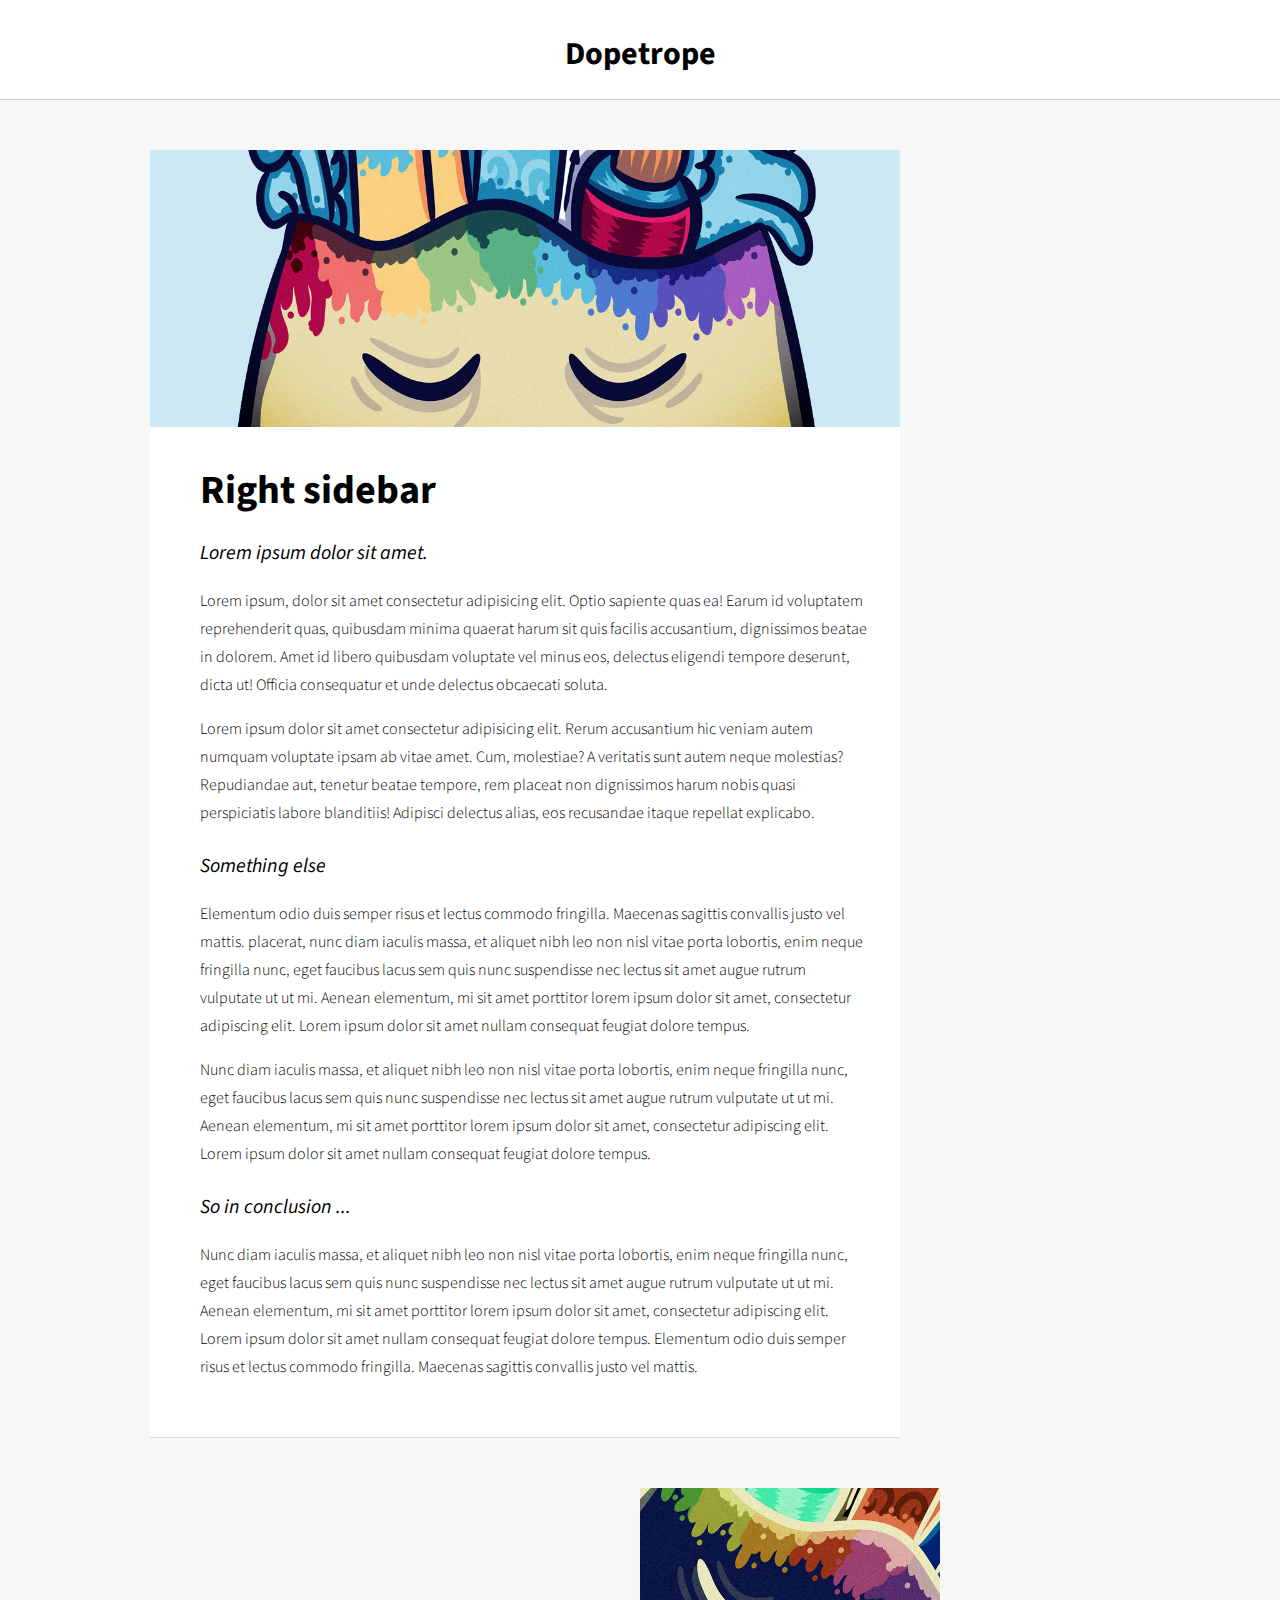
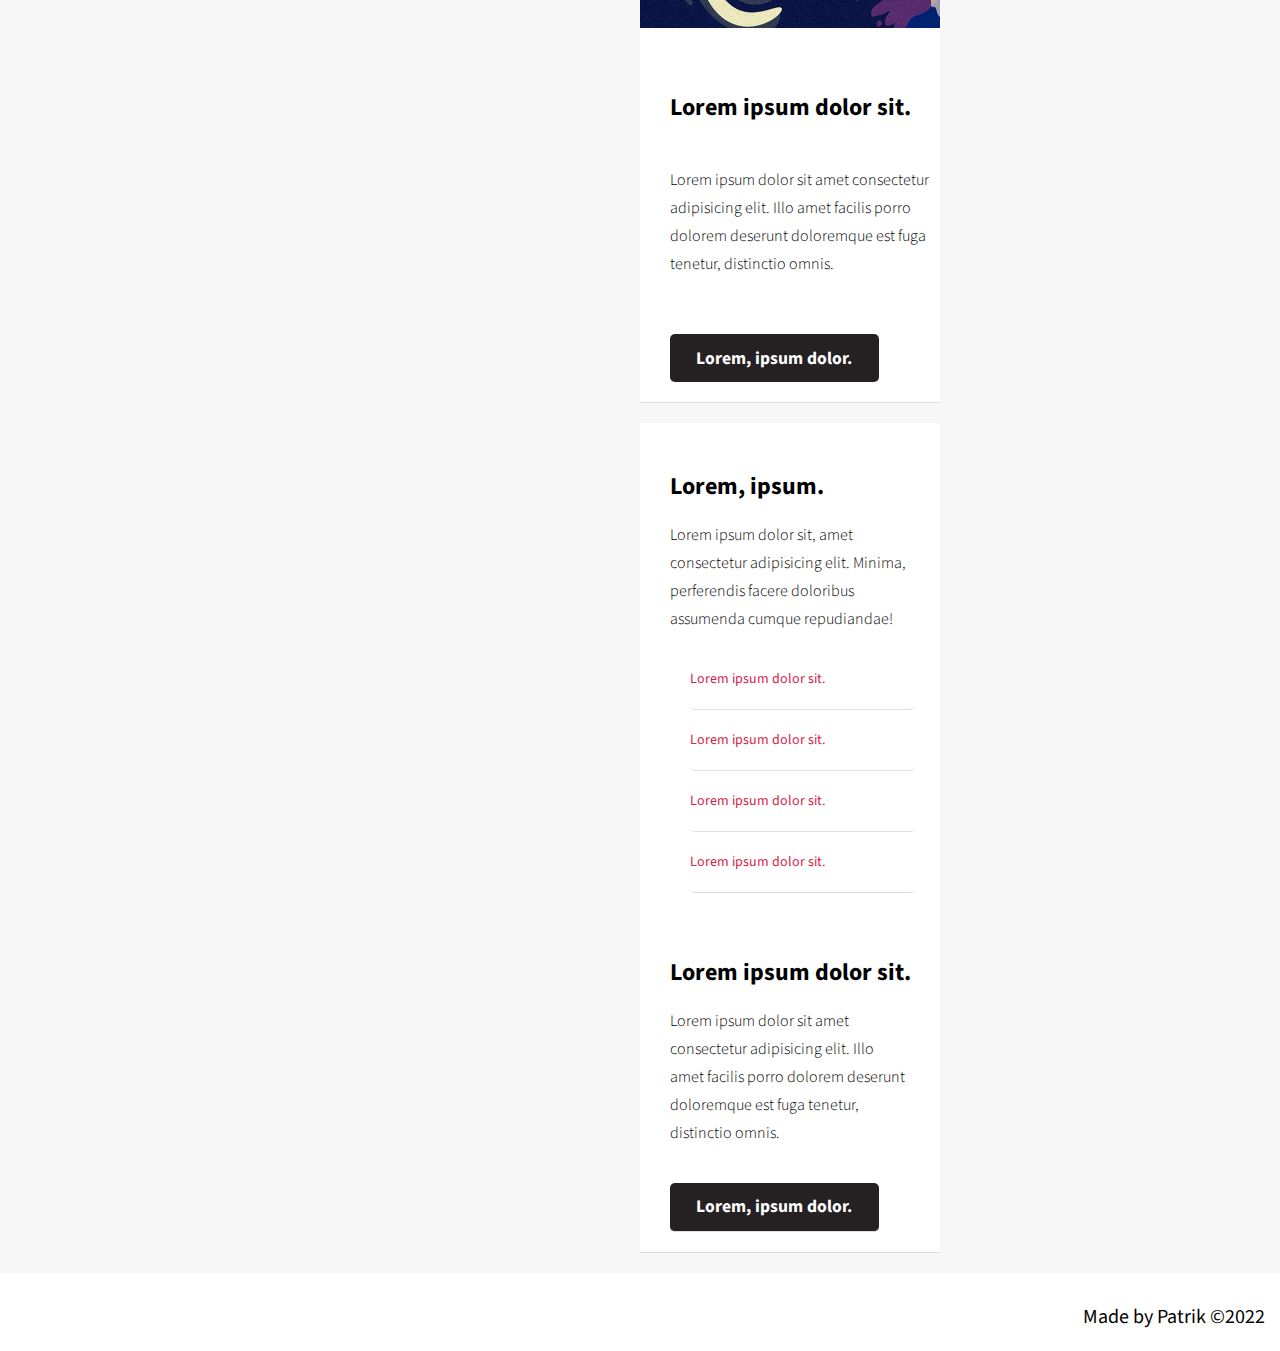
<file: 1/index.html>
<!DOCTYPE html>
<html lang="en">

<head>
 <meta charset="UTF-8">
 <meta http-equiv="X-UA-Compatible" content="IE=edge">
 <meta name="viewport" content="width=device-width, initial-scale=1.0">
 <title>Homework 1</title>
 <link rel="stylesheet" href="css/style.css">
 <link rel="preconnect" href="https://fonts.googleapis.com">
 <link rel="preconnect" href="https://fonts.gstatic.com" crossorigin>
 <link href="https://fonts.googleapis.com/css2?family=Source+Sans+Pro:wght@300;400;600;700&display=swap"
  rel="stylesheet">
</head>

<body>
 <div id="wrapper" class="group">
  <header class="main-header">
   <h1>Dopetrope</h1>
  </header>
  <div id="main" class="group">
   <main>

    <img src="img/pic01.jpg" alt="Painted picture" class="image-article">
    <article>
     <h2>Right sidebar</h2>
     <h3>Lorem ipsum dolor sit amet.</h3>
     <p>
      Lorem ipsum, dolor sit amet consectetur adipisicing elit. Optio sapiente quas ea! Earum id voluptatem
      reprehenderit
      quas, quibusdam minima quaerat harum sit quis facilis accusantium, dignissimos beatae in dolorem. Amet id libero
      quibusdam voluptate vel minus eos, delectus eligendi tempore deserunt, dicta ut! Officia consequatur et unde
      delectus
      obcaecati soluta.
     </p>
     <p>
      Lorem ipsum dolor sit amet consectetur adipisicing elit. Rerum accusantium hic veniam autem numquam voluptate
      ipsam
      ab vitae amet. Cum, molestiae? A veritatis sunt autem neque molestias? Repudiandae aut, tenetur beatae tempore,
      rem
      placeat non dignissimos harum nobis quasi perspiciatis labore blanditiis! Adipisci delectus alias, eos recusandae
      itaque repellat explicabo.
     </p>
     <h3>Something else</h3>
     <p>Elementum odio duis semper risus et lectus commodo fringilla. Maecenas sagittis convallis justo vel mattis.
      placerat,
      nunc diam iaculis massa, et aliquet nibh leo non nisl vitae porta lobortis, enim neque fringilla nunc, eget
      faucibus
      lacus sem quis nunc suspendisse nec lectus sit amet augue rutrum vulputate ut ut mi. Aenean elementum, mi sit amet
      porttitor lorem ipsum dolor sit amet, consectetur adipiscing elit. Lorem ipsum dolor sit amet nullam consequat
      feugiat
      dolore tempus.</p>
     <p>Nunc diam iaculis massa, et aliquet nibh leo non nisl vitae porta lobortis, enim neque fringilla nunc, eget
      faucibus
      lacus sem quis nunc suspendisse nec lectus sit amet augue rutrum vulputate ut ut mi. Aenean elementum, mi sit amet
      porttitor lorem ipsum dolor sit amet, consectetur adipiscing elit. Lorem ipsum dolor sit amet nullam consequat
      feugiat
      dolore tempus.</p>
     <h3>So in conclusion ...</h3>
     <p>
      Nunc diam iaculis massa, et aliquet nibh leo non nisl vitae porta lobortis, enim neque fringilla nunc, eget
      faucibus
      lacus sem quis nunc suspendisse nec lectus sit amet augue rutrum vulputate ut ut mi. Aenean elementum, mi sit amet
      porttitor lorem ipsum dolor sit amet, consectetur adipiscing elit. Lorem ipsum dolor sit amet nullam consequat
      feugiat
      dolore tempus. Elementum odio duis semper risus et lectus commodo fringilla. Maecenas sagittis convallis justo vel
      mattis.
     </p>
    </article>

   </main>
   <aside class="group">
    <section class="box">
     <img src="img/pic09.jpg" alt="Painted picture 2" class="image featured">
     <header>
      <h2>Lorem ipsum dolor sit.</h2>
     </header>
     <p>
      Lorem ipsum dolor sit amet consectetur adipisicing elit. Illo amet facilis porro dolorem deserunt doloremque est
      fuga
      tenetur, distinctio omnis.
     </p>
     <footer>
      <a href="#" class="button">Lorem, ipsum dolor.</a>
     </footer>
    </section>

    <section class="box2">
     <h2>Lorem, ipsum.</h2>
     <p>
      Lorem ipsum dolor sit, amet consectetur adipisicing elit. Minima, perferendis facere doloribus assumenda cumque
      repudiandae!
     </p>
     <ul>
      <li>
       <a href="#">Lorem ipsum dolor sit.</a>
      </li>
      <li>
       <a href="#">Lorem ipsum dolor sit.</a>
      </li>
      <li>
       <a href="#">Lorem ipsum dolor sit.</a>
      </li>
      <li>
       <a href="#">Lorem ipsum dolor sit.</a>
      </li>
     </ul>
     <div>
      <h2>Lorem ipsum dolor sit.</h2>
      <p>
       Lorem ipsum dolor sit amet consectetur adipisicing elit. Illo amet facilis porro dolorem deserunt doloremque est
       fuga
       tenetur, distinctio omnis.
      </p>
      <a href="#" class="button">Lorem, ipsum dolor.</a>
     </div>
    </section>

   </aside>
  </div>
  <footer class="main-footer">
   Made by Patrik &copy;2022
  </footer>
 </div>
</body>

</html>
</file>
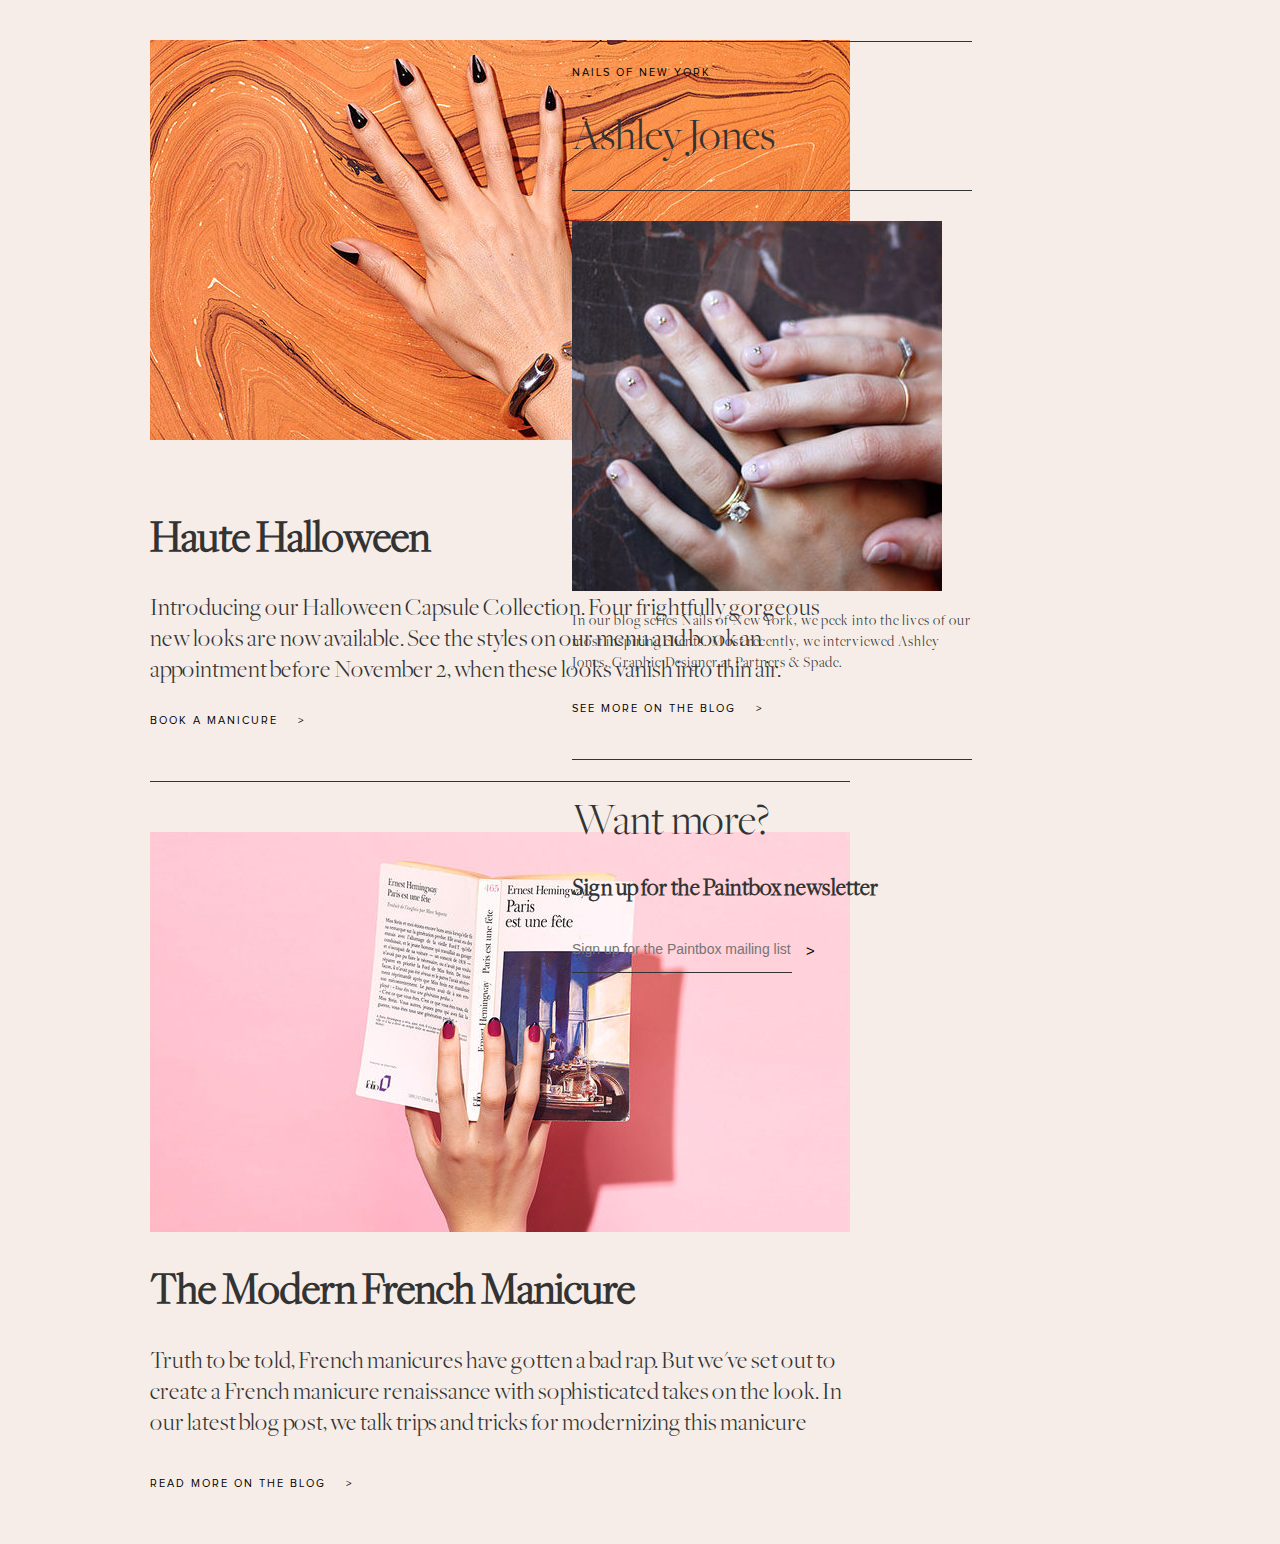
<file: 2/index.html>
<!DOCTYPE html>
<html lang="en">

<head>
 <meta charset="UTF-8">
 <meta http-equiv="X-UA-Compatible" content="IE=edge">
 <meta name="viewport" content="width=device-width, initial-scale=1.0">
 <title>Homework2</title>
 <link rel="stylesheet" href="css/style.css">
</head>

<body>
 <div id="wrapper" class="group">
  <header>
   <img src="img/hand.jpg" alt="hand with manicure">
  </header>
  <article>
   <main>
    <div class="halloween">
     <h1>Haute Halloween</h1>
     <p>
      Introducing our Halloween Capsule Collection. Four frightfully gorgeous new looks are now available. See the
      styles
      on our menu and book an appointment before November 2, when these looks vanish into thin air.
     </p>
     <a href="https://paintboxnails.zenoti.com/webstoreNew/services" class="uppercase">Book a manicure
      <span class="greaterthan">&gt;</span></a>
    </div>
    <div class="book">
     <img src="img/book.jpg" alt="Hand holding a book">
     <h1>The modern French Manicure</h1>
     <p>Truth to be told, French manicures have gotten a bad rap. But we've set out to create a French manicure
      renaissance with sophisticated takes on the look. In our latest blog post, we talk trips and tricks for
      modernizing
      this manicure</p>
     <p class="uppercase">Read more on the blog <span class="greaterthan">&gt;</span></p>
    </div>
   </main>
 </div>
 <aside class="group">
  <header>
   <p class="uppercase">Nails of New York</p>
   <h2 class="ashley">Ashley Jones</h2>
  </header>
  <div class="ring">
   <img src="img/ring.jpg" alt="Rings on fingers">
   <p class="description">
    In our blog series Nails of New York, we peek into the lives of our most inspiring clients. Most recently, we
    interviewed Ashley Jones, Graphic Designer at Partners & Spade.
   </p>
   <p class="uppercase">
    See more on the blog <span class="greaterthan">&gt;</span>
   </p>
  </div>

  <h2 class="ashley">Want more?</h2>
  <h2> Sign up for the Paintbox newsletter</h2>
  <form class="email-signup" role="email-signup">
   <div class="form-group">
    <input name="email_address" type="text" class="form-clear" placeholder="Sign up for the Paintbox mailing list">
   </div>
   <button type="submit" class="btn btn-default">
    <p>&gt;</p>
   </button>
  </form>


 </aside>
 </article>
</body>

</html>
</file>
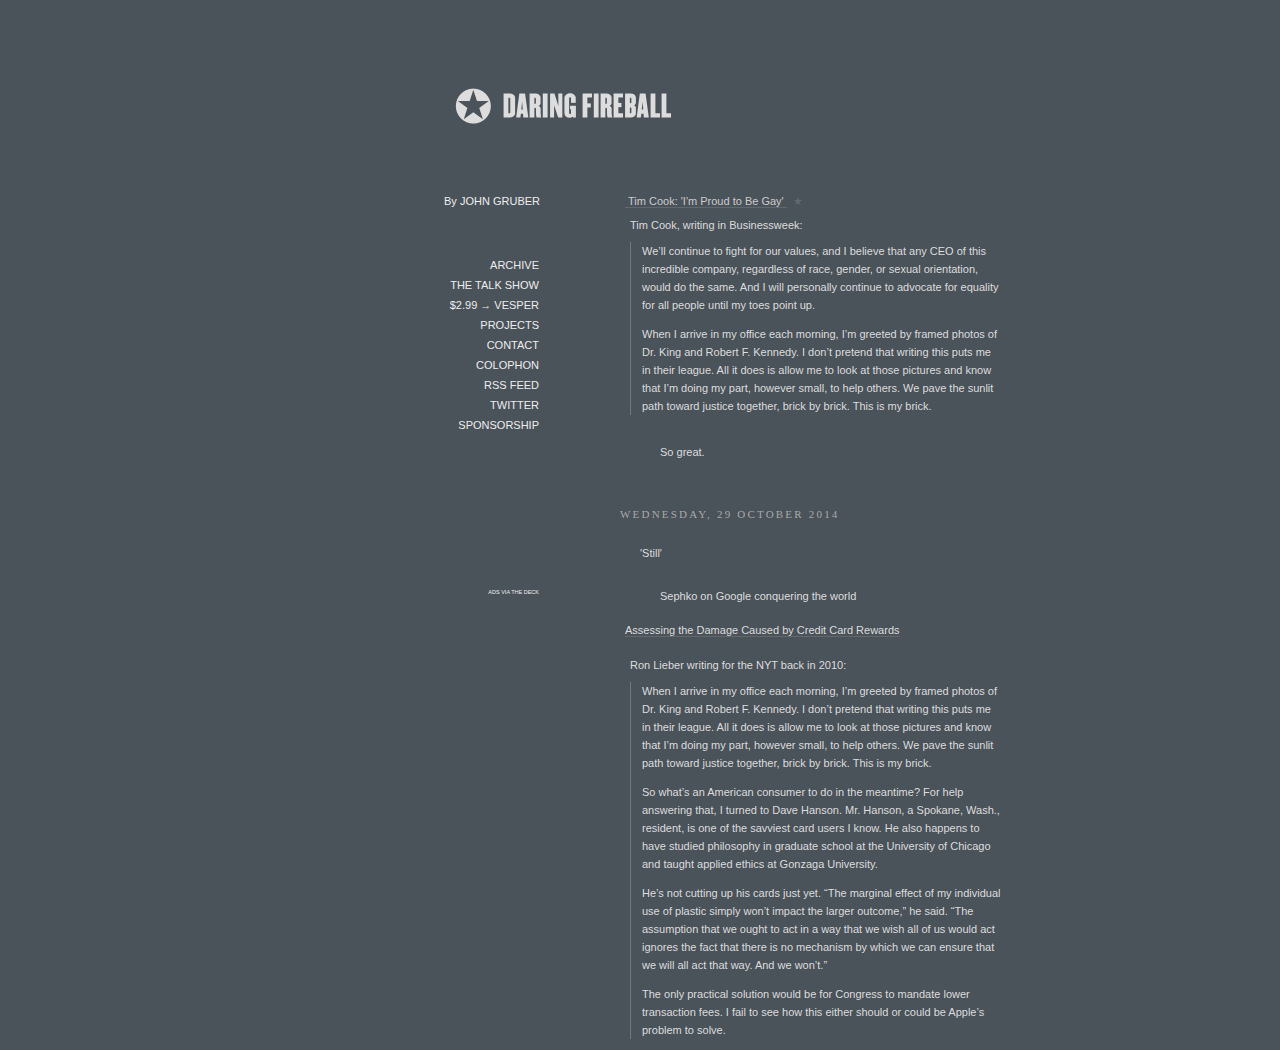
<file: 3/index.html>
<!DOCTYPE html>
<html lang="en">

<head>
  <meta charset="UTF-8">
  <meta http-equiv="X-UA-Compatible" content="IE=edge">
  <meta name="viewport" content="width=device-width, initial-scale=1.0">
  <title>Homework3</title>
  <link rel="stylesheet" href="css/style.css">
</head>

<body>
  <div id="wrapper" class="group">
    <header>
      <div id="banner">
        <a href="#">
          <img src="img/logo.png" alt="">
        </a>
      </div>
    </header>
    <main>
      <article>
        <div class="first">
          <header class="gay">
            <a class="header" href="#"> Tim Cook: 'I'm Proud to Be Gay'</a>
            <a href="#" class="star">★</a>
            <p class="subheader">Tim Cook, writing in Businessweek:</p>
          </header>

          <blockquote>
            <p class="paragraph">
              We’ll continue to fight for our values, and I believe that any CEO of this incredible company, regardless
              of
              race,
              gender, or sexual orientation, would do the same. And I will personally continue to advocate for equality
              for all people
              until my toes point up.
            </p>
            <p class="paragraph">
              When I arrive in my office each morning, I’m greeted by framed photos of Dr. King and Robert F. Kennedy. I
              don’t pretend
              that writing this puts me in their league. All it does is allow me to look at those pictures and know that
              I’m doing my
              part, however small, to help others. We pave the sunlit path toward justice together, brick by brick. This
              is my brick.
            </p>
          </blockquote>
          <p class="second-paragraph">So great.</p>
        </div>

        <h2 class="date">
          Wednesday, 29 October 2014
        </h2>
        <p class="header">
          <q>Still</q>
        </p>
        <p class="second-paragraph">Sephko on Google conquering the world</p>

        <header class="gay">
          <p class="header">Assessing the Damage Caused by Credit Card Rewards</p>
          <p class="subheader">Ron Lieber writing for the NYT back in 2010:</p>
        </header>
        <blockquote>
          <p class="paragraph">
            When I arrive in my office each morning, I’m greeted by framed photos of Dr. King and Robert F. Kennedy. I
            don’t pretend
            that writing this puts me in their league. All it does is allow me to look at those pictures and know that
            I’m doing my
            part, however small, to help others. We pave the sunlit path toward justice together, brick by brick. This
            is my brick.
          </p>
          <p class="paragraph">
            So what’s an American consumer to do in the meantime? For help answering that, I turned to Dave Hanson.
            Mr.
            Hanson, a
            Spokane, Wash., resident, is one of the savviest card users I know. He also happens to have studied
            philosophy in
            graduate school at the University of Chicago and taught applied ethics at Gonzaga University.
          </p>
          <p class="paragraph">
            He’s not cutting up his cards just yet. “The marginal effect of my individual use of plastic simply won’t
            impact the
            larger outcome,” he said. “The assumption that we ought to act in a way that we wish all of us would act
            ignores the
            fact that there is no mechanism by which we can ensure that we will all act that way. And we won’t.”
          </p>
          <p>
            The only practical solution would be for Congress to mandate lower transaction fees. I fail to see how
            this
            either
            should or could be Apple’s problem to solve.
          </p>
        </blockquote>
      </article>
      <aside class="group">
        <ul>
          <li>By <span class="capitalize name">John Gruber</span></li>
          <li><a href="#">Archive</a></li>
          <li><a href="#">The Talk show</a></li>
          <li><a href="#">$2.99 → VESPER</a></li>
          <li><a href="#">PROJECTS</a></li>
          <li><a href="#">CONTACT</a></li>
          <li><a href="#">COLOPHON</a></li>
          <li><a href="#">RSS FEED</a></li>
          <li><a href="#">TWITTER</a></li>
          <li><a href="#">SPONSORSHIP</a></li>
          <li><a href="#" class="ad">Ads via the deck</a></li>


        </ul>
      </aside>
    </main>
  </div>






</body>

</html>
</file>
<file: 1/css/style.css>
body {
 margin: 0;
 padding: 0;
 font-family: 'Source Sans Pro', sans-serif;
 background: #fff;

}

h1 {
 text-align: center;
}

h2 {
 font-size: 2em;
 margin-top: 0px;

}

h3 {
 font-weight: normal;
 font-style: italic;
 margin-top: 1.25em;
 font-size: 1.25em;
}

h2,
h3,
p {
 margin-left: 10px;
 line-height: 28px;
 padding-left: 20px;
 padding-right: 30px;
}

p {
 font-weight: 300;
}

#main {
 background: #f7f7f7;
}

.main-header {
 border-bottom: 1px solid #ccc;
 padding: 10px;
 padding-bottom: 0;
 margin-bottom: 0;
}

main img {
 width: 750px;
 padding-top: 50px;
 margin-bottom: 0;
 padding-bottom: 0;
 display: block;

}

aside {
 float: right;
 width: 340px;
}

article {
 width: 730px;
 background-color: white;
 padding-top: 50px;
 padding-left: 20px;
 border-bottom: 1px solid #ddd;


}

article h2 {
 font-size: 2.5em;
}

article,
.image-article {
 margin-left: 150px;
 margin-right: 150px;
}

.group::before,
.group::after {
 content: " ";
 display: table;
}

.group::after {
 clear: both;
}

.group {
 *zoom: 1;
}

aside {
 padding-top: 60px;
 margin-right: 300px;
 margin-top: 50px;
}

aside h2 {
 font-size: 1.5em;
 margin-left: 10px;
 padding-left: 0;
 padding-right: 0;


}

section {
 margin-bottom: 20px;
 width: 300px;
 background: #fff;
}

.image {
 width: 100%;
 position: relative;
 top: -60px;
}

div.box {
 padding-left: 10px;
 margin: 0 auto;
 text-align: left;
}

div a {
 display: block;
 text-align: center;
 background: #252122;
 color: white;
 border-radius: 5px;
 font-weight: 700;
 font-size: 1.1em;
 text-decoration: none;
 cursor: pointer;
 margin: 0 auto;
 padding: 0.65em 1.5em;
}

.box p,
.box h2,
.box a {
 padding: 0 0 20px 20px;

}

.box2 a {
 display: block;
 padding: 20px 0px;
 color: #d52349;
 border-bottom: 1px solid #ddd;
 margin-left: 25px;
 margin-right: 25px;
 background: none;
 font-weight: normal;
 text-align: left;
 font-size: 14px;
}



.box2 h2 {
 padding-top: 50px;
 padding-left: 20px;
}

li {
 list-style-type: none;

}


ul {
 padding-left: 0;
 margin-left: 0;
}

div.box {
 padding-top: 20px;

}

div.box a {
 padding-left: 10px;
 padding-right: 10px;
}

div a.button,
footer a.button {
 display: inline-block;
 color: white;
 padding-top: 5px;
 padding-bottom: 5px;
 font-weight: 700;
 padding-left: 8px;
 padding-right: 8px;
 font-size: 1.1em;
 padding: 0.65em 1.5em 0.65em 1.5em;
 text-align: center;
 margin: 20px 30px;
}

section:last-child {
 margin-bottom: 0;
}

footer {
 display: block;
}

.box h2 {
 border: none;
}

header {
 margin: 0 0 1.5em 0;
}

a.button {
 display: inline-block;
 text-align: center;
 background: #252122;
 color: white;
 border-radius: 5px;
 font-weight: 700;
 font-size: 1.1em;
 text-decoration: none;
 cursor: pointer;
 margin: 0 auto;
 padding: 0.65em 1.5em;
}



.section {
 background: white;
}

main {
 float: left;
 width: 750px;
}

.box a,
.box2 a {
 margin-left: 50px;
}

.main-footer {
 text-align: right;
 background-color: inherit;
 padding-top: 30px;
 padding-bottom: 20px;
 padding-right: 15px;
 font-size: 20px;

}

article p:last-of-type {
 padding-bottom: 40px;
}

section.box,
section.box2 {
 border-bottom: 1px solid #ddd;
}

section.box2 {
 margin-bottom: 20px;
}
</file>
<file: 2/css/style.css>
@font-face {
 font-family: "proxima-nova";
 src: url(Proxima_Nova_Font.otf);
}

@font-face {
 font-family: "freight-big-pro";
 src: url(Freight-BigLight.ttf);
}


body {
 color: #333;
 background: #f6ede8;
 margin-left: 50px;
 margin-top: 40px;
 font-family: "freight-big-pro";
}

header img {
 margin-bottom: 40px;
}

.halloween {
 font-size: 20px;
 padding-bottom: 10px;
 border-bottom: 1px solid #333;

}

.halloween h1,
.book h1 {
 font-size: 45px;
 text-transform: capitalize;
}

.halloween p,
.book p {
 font-size: 25px;
 line-height: 31px;
}

aside {
 float: right;
 width: 400px;
 position: relative;
 left: -300px;
 top: -20px;
}

#wrapper {
 float: left;
 width: 700px;
 margin-left: 100px;
}

.uppercase,
p.uppercase {
 text-transform: uppercase;
 text-decoration: none;
 display: block;
 margin-top: 30px;
 margin-bottom: 45px;
 color: black;
 font-size: 11px;
 letter-spacing: 2px;
 font-family: "proxima-nova", sans-serif;

}

.greaterthan {
 margin-left: 15px;
 display: inline-block;
}

.uppercase:hover {
 text-decoration: underline;
}

.book {
 padding-top: 50px;
}

aside header .uppercase {
 border-top: 1px solid #333;
 margin-top: 10px;
 padding-top: 25px;
 position: relative;
 top: 11px;

}

aside header .uppercase:hover {
 border-top: 1px solid #333;
 margin-top: 10px;
 padding-top: 25px;
 position: relative;
 top: 11px;
 text-decoration: none;
}

.ashley {
 font-size: 45px;
 margin-bottom: 30px;
 font-weight: normal;
}

aside header {
 border-bottom: 1px solid #333;
}

.ring {
 margin-top: 30px;
 border-bottom: 1px solid #333;
}

.description {
 font-size: 15px;
 line-height: 21px;
 letter-spacing: 1px;
 margin-bottom: 30px;
}

.form-group {
 display: inline-block;
 width: 220px;
 margin: 0;
 border-bottom: 1px solid #333;
 line-height: 31px;
}

.email-signup {
 padding: 0;
}

.form-clear {
 display: block;
 width: 100%;
 height: 34px;
 padding: 6px 6px 6px 0px;
 font-size: 14px;
 line-height: 1.42857;
 color: #000;
 border-radius: 4px;
 border: none;
 background-color: transparent;
}

.form-clear:focus {
 outline-width: 0;
}

.btn {
 border: none;
 display: inline-block;
 margin-bottom: 0;
 font-weight: normal;
 text-align: center;
 vertical-align: middle;
 cursor: pointer;
 padding: 6px 12px;
 font-size: 15px;
 border-radius: 4px;
 background-color: transparent;
}

.group::before,
.group::after {
 content: " ";
 display: table;
}

.group::after {
 clear: both;
}

.group {
 *zoom: 1;
}
</file>
<file: 3/css/style.css>
body {
 margin: 0 auto;
 background: #4a525a;
 font-family: Verdana, Geneva, Tahoma, sans-serif;
 width: 800px;
 text-align: left;
 font-size: 11px;
 color: #ddd;
}

#banner {
 width: 300px;
 height: auto;
 border: 0px dotted #606870;
 padding: 0;
 margin: 59px 12px 69px 41px;
 background-color: transparent;
 text-align: left;
 line-height: 0;
 position: relative;
 left: 160px;
 top: 20px;
}

.gay .header {
 border-bottom: 1px solid #64686c;
 padding-bottom: 0px;
 display: inline-block;
 margin-left: -15px;
}

.subheader {
 margin-left: -10px;
}

blockquote {
 margin: 0 3em 0 0;
 padding: 0 0.75em 0 1em;
 border-left: 1px solid #777;
 width: 360px;
 line-height: 18px;
 position: relative;
 left: -10px;
}

.blockquote p {
 margin: 0 0 1em 0;
}

.date {
 text-transform: uppercase;
 margin: 5em 0 2em 0;
 font-family: "Gill Sans", "Gill Sans Std", "Gill Sans MT", Georgia, serif;
 font-size: 1em;
 color: #aaa;
 line-height: 1.8em;
 letter-spacing: .2em;
 margin-left: -20px;
 font-weight: normal;
 padding: 0;
}

aside {
 float: left;
 width: 300px;
 color: #eee;
 text-align: right;
}

article {
 float: right;
 width: 400px;
}

ul {
 list-style: none;
}

ul li a {
 text-transform: uppercase;
 text-align: right;
 color: inherit;
 display: inline-block;
 text-decoration: none;
 margin-bottom: 5px;
}

.name {
 margin-bottom: 50px;
 display: inline-block;
 text-transform: uppercase;
}

.ad {
 display: inline-block;
 margin-top: 150px;
 font-size: 0.5em;
 text-align: right;


}

q::before,
q::after {
 content: "'";
}

li a:hover,
.header:hover {
 background-color: #606870;
 cursor: pointer;
}

li a {
 padding: 1.5px 1px;
}

img {
 width: 240px;
}

.gay a:hover {
 background-color: #606870;
 text-decoration: none;
 color: white;
}

.gay a {
 color: #606870;
 text-decoration: none;
 border: none;
 padding: 3px;
}

.gay a:first-child {
 border-bottom: 1px solid #606870;

}

a.header:hover,
a.star:hover {
 color: white;
 background-color: #606870;
}

a.header {
 color: #ccc;
}

.first {
 position: relative;
 top: 8px;
}

.second-paragraph {
 padding-top: 20px;

}

.second-paragraph:last-of-type {
 margin-left: 20px;
}

.group::before,
.group::after {
 content: " ";
 display: table;
}

.group::after {
 clear: both;
}

.group {
 *zoom: 1;
}
</file>
